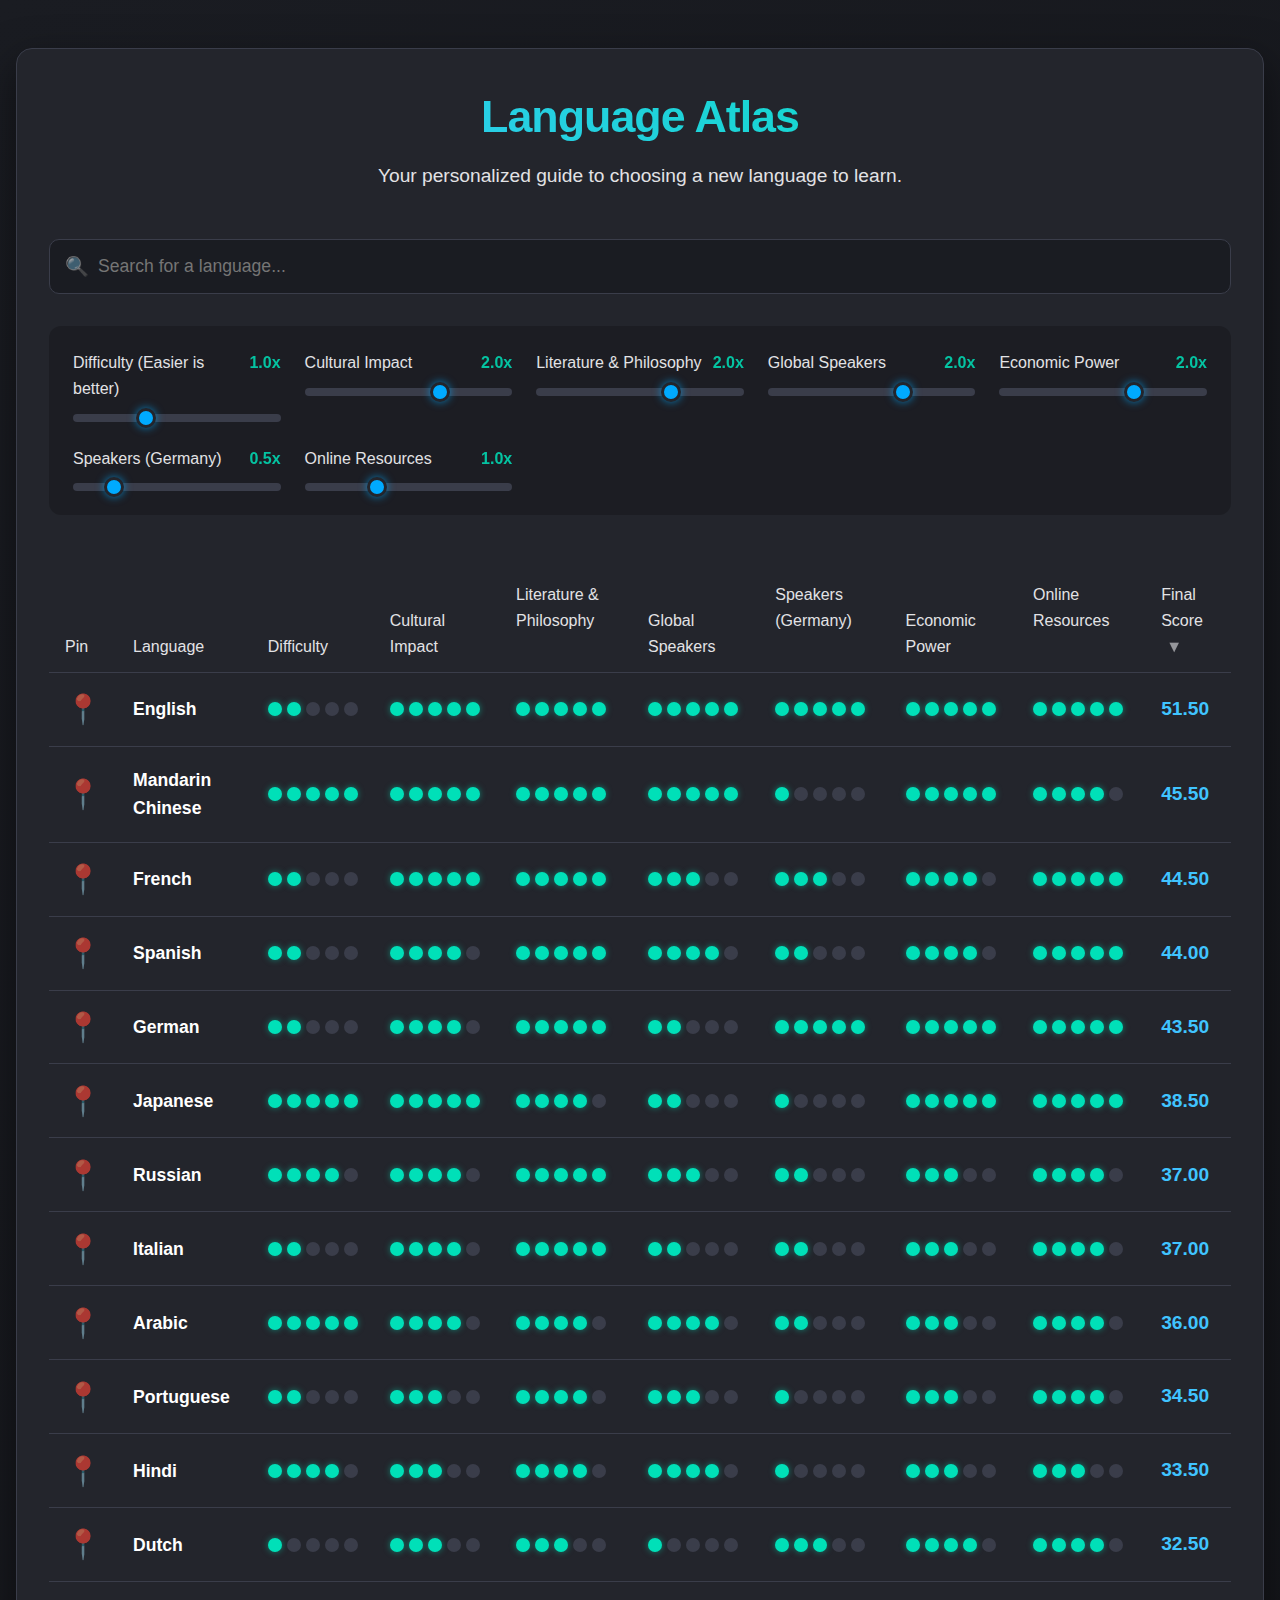
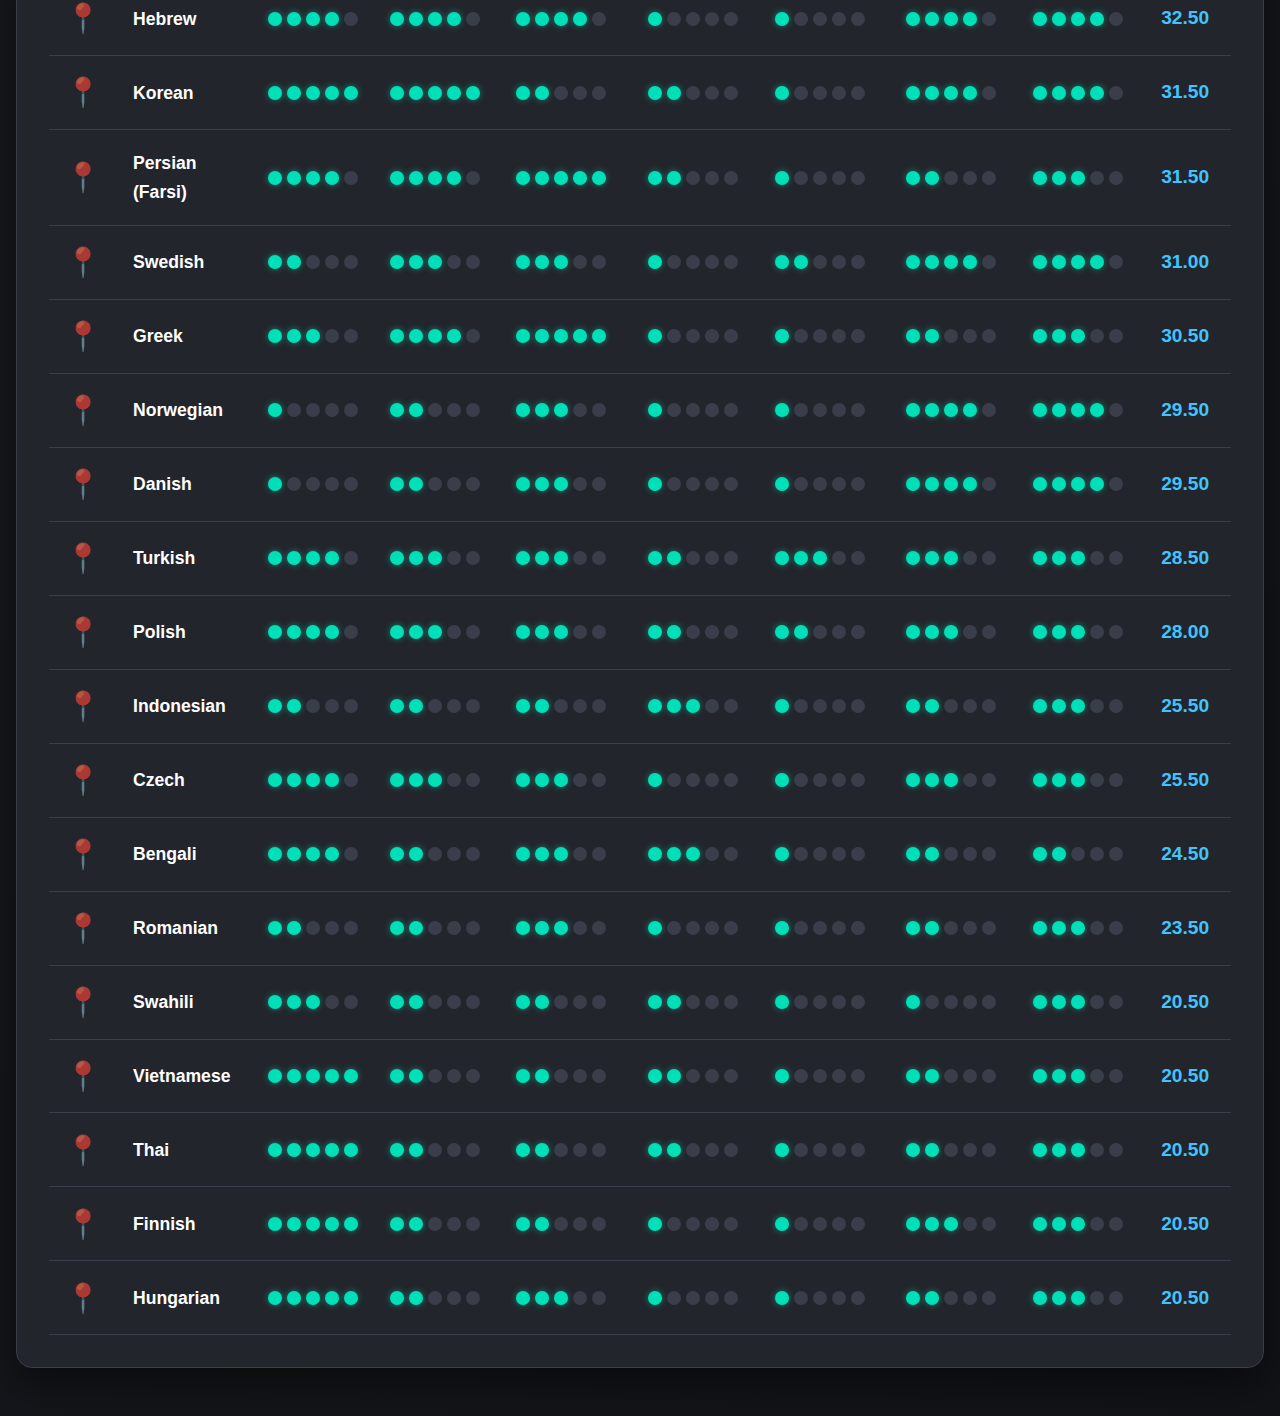
<file: index.html>
<!DOCTYPE html>
<html lang="en">
<head>
    <meta charset="UTF-8">
    <meta name="viewport" content="width=device-width, initial-scale=1.0">
    <title>Language Atlas | Choose Your Next Language</title>
    <style>
        :root {
            --background-start: #1a1c22;
            --background-end: #121317;
            --surface-color: #23252c;
            /* New color palette: Electric Blue & Mint */
            --primary-color: #00aaff;
            --primary-variant-color: #40c4ff;
            --secondary-color: #00e0b8;
            --on-background-color: #e2e2e5;
            --on-surface-color: #ffffff;
            --border-color: #3a3d4a;
            --pinned-glow: 0 0 12px rgba(0, 224, 184, 0.6);
        }

        @import url('https://fonts.googleapis.com/css2?family=Inter:wght@400;500;700&display=swap');

        * {
            box-sizing: border-box;
            margin: 0;
            padding: 0;
        }

        html {
            scroll-behavior: smooth;
        }

        body {
            font-family: 'Inter', sans-serif;
            background: linear-gradient(135deg, var(--background-start), var(--background-end));
            color: var(--on-background-color);
            line-height: 1.6;
            padding: 1rem;
        }

        .container {
            max-width: 1400px;
            margin: 2rem auto;
            padding: 2rem;
            background-color: var(--surface-color);
            border-radius: 16px;
            border: 1px solid var(--border-color);
            box-shadow: 0 15px 40px rgba(0, 0, 0, 0.5);
            transition: all 0.3s ease;
        }

        header {
            text-align: center;
            margin-bottom: 3rem;
        }

        header h1 {
            font-size: 2.8rem;
            color: var(--on-surface-color);
            font-weight: 700;
            letter-spacing: -1px;
            background: -webkit-linear-gradient(45deg, var(--primary-variant-color), var(--secondary-color));
            -webkit-background-clip: text;
            -webkit-text-fill-color: transparent;
        }

        header p {
            font-size: 1.2rem;
            color: var(--on-background-color);
            margin-top: 0.5rem;
        }
        
        .controls {
            display: grid;
            grid-template-columns: 1fr;
            gap: 2rem;
            margin-bottom: 3rem;
        }

        .search-container {
             position: relative;
        }

        #searchInput {
            width: 100%;
            padding: 1rem 1.2rem 1rem 3rem;
            background-color: var(--background-start);
            border: 1px solid var(--border-color);
            border-radius: 10px;
            color: var(--on-surface-color);
            font-size: 1.1rem;
            transition: all 0.3s ease;
        }

        #searchInput:focus {
            outline: none;
            border-color: var(--primary-color);
            box-shadow: 0 0 10px rgba(0, 170, 255, 0.5);
        }

        .search-container::before {
            content: '🔍';
            position: absolute;
            left: 1rem;
            top: 50%;
            transform: translateY(-50%);
            opacity: 0.6;
            font-size: 1.2rem;
        }


        .weights {
            display: grid;
            grid-template-columns: repeat(auto-fit, minmax(200px, 1fr));
            gap: 1.5rem;
            background-color: rgba(0,0,0,0.2);
            padding: 1.5rem;
            border-radius: 12px;
        }

        .weight-control {
            display: flex;
            flex-direction: column;
        }

        .weight-control label {
            margin-bottom: 0.75rem;
            font-weight: 500;
            display: flex;
            justify-content: space-between;
        }
        
        /* Reduced contrast for the multiplier text */
        .weight-control span {
            color: var(--secondary-color);
            font-weight: 700;
            opacity: 0.85; 
        }

        input[type="range"] {
            -webkit-appearance: none;
            appearance: none;
            width: 100%;
            height: 8px;
            background: var(--border-color);
            border-radius: 5px;
            outline: none;
            transition: background 0.3s ease;
        }

        input[type="range"]::-webkit-slider-thumb {
            -webkit-appearance: none;
            appearance: none;
            width: 20px;
            height: 20px;
            background: var(--primary-color);
            cursor: pointer;
            border-radius: 50%;
            border: 3px solid var(--surface-color);
            box-shadow: 0 0 8px rgba(0, 170, 255, 0.7);
            transition: transform 0.2s ease;
        }
        input[type="range"]::-webkit-slider-thumb:hover {
            transform: scale(1.1);
        }
        
        input[type="range"]::-moz-range-thumb {
            width: 20px;
            height: 20px;
            background: var(--primary-color);
            cursor: pointer;
            border-radius: 50%;
            border: 3px solid var(--surface-color);
            box-shadow: 0 0 8px rgba(0, 170, 255, 0.7);
        }
        
        /* Removed the ugly horizontal scrollbar */
        .table-container {
            overflow-x: hidden;
        }

        table {
            width: 100%;
            border-collapse: collapse;
        }

        th, td {
            padding: 1.2rem 1rem;
            text-align: left;
            border-bottom: 1px solid var(--border-color);
        }
        
        th {
            cursor: pointer;
            user-select: none;
            position: sticky;
            top: 0;
            background-color: var(--surface-color);
            font-weight: 500;
            /* Fix for header alignment */
            vertical-align: bottom;
            padding-bottom: 0.8rem;
        }

        th .sort-indicator {
            display: inline-block;
            margin-left: 5px;
            opacity: 0.6;
            transition: opacity 0.2s;
            width: 1em; /* Reserve space */
        }
        
        th:hover .sort-indicator {
            opacity: 1;
        }

        .score-dots {
            display: flex;
            gap: 5px;
            align-items: center;
        }

        .dot {
            width: 14px;
            height: 14px;
            border-radius: 50%;
            background-color: var(--border-color);
            transition: all 0.3s cubic-bezier(0.175, 0.885, 0.32, 1.275);
        }

        .dot.filled {
            background-color: var(--secondary-color);
            box-shadow: 0 0 6px rgba(0, 224, 184, 0.5);
        }
        
        .language-name {
            font-weight: 700;
            font-size: 1.1rem;
            color: var(--on-surface-color);
            min-width: 140px;
        }

        .final-score {
            font-weight: 700;
            font-size: 1.2rem;
            color: var(--primary-variant-color);
        }

        .pin-btn {
            background: none;
            border: none;
            cursor: pointer;
            font-size: 1.8rem;
            opacity: 0.65; /* Increased default opacity */
            transition: all 0.3s ease;
            transform-origin: center;
        }

        .pin-btn:hover {
            opacity: 1;
            transform: scale(1.2);
        }
        
        tr.pinned {
            background-color: rgba(0, 224, 184, 0.07);
            box-shadow: var(--pinned-glow);
            border-left: 3px solid var(--secondary-color);
        }

        tr.pinned .pin-btn {
            opacity: 1;
            color: var(--secondary-color);
        }

        tbody tr {
            transition: background-color 0.3s ease, transform 0.2s ease;
        }

        tbody tr:hover {
            background-color: rgba(255, 255, 255, 0.03);
            transform: scale(1.01);
        }
        
        /* --- Responsive Mobile View --- */
        /* Triggering card view earlier to prevent horizontal scroll */
        @media (max-width: 1024px) {
            body { padding: 0.5rem; }
            .container { padding: 1rem; margin: 0.5rem auto; }
            header h1 { font-size: 2.2rem; }
            header p { font-size: 1rem; }
            
            table {
                border: 0;
            }
            
            table thead {
                display: none;
            }
            
            table tr {
                display: block;
                margin-bottom: 1rem;
                border-radius: 12px;
                border: 1px solid var(--border-color);
                background-color: var(--background-start);
            }
            tr.pinned {
                border-left: none; /* remove side border on card view */
                border-top: 3px solid var(--secondary-color);
            }
            
            table td {
                display: flex;
                justify-content: space-between;
                align-items: center;
                padding: 0.8rem 1rem;
                text-align: right;
                border-bottom: 1px solid var(--border-color);
            }
            
            table td:last-child {
                border-bottom: 0;
            }
            
            table td::before {
                content: attr(data-label);
                font-weight: 500;
                text-align: left;
                margin-right: 1rem;
                color: var(--on-background-color);
            }
            
            .language-name-cell {
                justify-content: center;
                background-color: rgba(0,0,0,0.3);
                border-radius: 11px 11px 0 0;
                padding: 1rem;
            }
            
            .language-name-cell::before {
                display: none; /* Hide data label for header cell */
            }
        }
        
    </style>
</head>
<body>

    <div class="container">
        <header>
            <h1>Language Atlas</h1>
            <p>Your personalized guide to choosing a new language to learn.</p>
        </header>

        <div class="controls">
             <div class="search-container">
                <input type="text" id="searchInput" placeholder="Search for a language...">
            </div>
            <div class="weights" id="weightsContainer">
                <!-- Weight sliders will be dynamically inserted here -->
            </div>
        </div>

        <div class="table-container">
            <table id="languageTable">
                <thead>
                    <tr>
                        <th>Pin</th>
                        <th data-sort="name">Language <span class="sort-indicator"></span></th>
                        <th data-sort="difficulty">Difficulty <span class="sort-indicator"></span></th>
                        <th data-sort="culturalSignificance">Cultural Impact <span class="sort-indicator"></span></th>
                        <th data-sort="literature">Literature & Philosophy <span class="sort-indicator"></span></th>
                        <th data-sort="globalSpeakers">Global Speakers <span class="sort-indicator"></span></th>
                        <th data-sort="germanSpeakers">Speakers (Germany) <span class="sort-indicator"></span></th>
                        <th data-sort="economicOutput">Economic Power <span class="sort-indicator"></span></th>
                        <th data-sort="onlineResources">Online Resources <span class="sort-indicator"></span></th>
                        <th data-sort="score">Final Score <span class="sort-indicator"></span></th>
                    </tr>
                </thead>
                <tbody id="tableBody">
                    <!-- Language rows will be dynamically inserted here -->
                </tbody>
            </table>
        </div>
    </div>

    <script>
        document.addEventListener('DOMContentLoaded', () => {
            // --- DATA (with adjusted cultural scores) ---
            const languages = [
                { name: 'English', difficulty: 2, culturalSignificance: 5, literature: 5, globalSpeakers: 5, germanSpeakers: 5, economicOutput: 5, onlineResources: 5 },
                { name: 'Mandarin Chinese', difficulty: 5, culturalSignificance: 5, literature: 5, globalSpeakers: 5, germanSpeakers: 1, economicOutput: 5, onlineResources: 4 },
                { name: 'Japanese', difficulty: 5, culturalSignificance: 5, literature: 4, globalSpeakers: 2, germanSpeakers: 1, economicOutput: 5, onlineResources: 5 },
                { name: 'Spanish', difficulty: 2, culturalSignificance: 4, literature: 5, globalSpeakers: 4, germanSpeakers: 2, economicOutput: 4, onlineResources: 5 },
                { name: 'French', difficulty: 2, culturalSignificance: 5, literature: 5, globalSpeakers: 3, germanSpeakers: 3, economicOutput: 4, onlineResources: 5 },
                { name: 'German', difficulty: 2, culturalSignificance: 4, literature: 5, globalSpeakers: 2, germanSpeakers: 5, economicOutput: 5, onlineResources: 5 },
                { name: 'Korean', difficulty: 5, culturalSignificance: 5, literature: 2, globalSpeakers: 2, germanSpeakers: 1, economicOutput: 4, onlineResources: 4 },
                { name: 'Arabic', difficulty: 5, culturalSignificance: 4, literature: 4, globalSpeakers: 4, germanSpeakers: 2, economicOutput: 3, onlineResources: 4 },
                { name: 'Russian', difficulty: 4, culturalSignificance: 4, literature: 5, globalSpeakers: 3, germanSpeakers: 2, economicOutput: 3, onlineResources: 4 },
                { name: 'Hindi', difficulty: 4, culturalSignificance: 3, literature: 4, globalSpeakers: 4, germanSpeakers: 1, economicOutput: 3, onlineResources: 3 },
                { name: 'Italian', difficulty: 2, culturalSignificance: 4, literature: 5, globalSpeakers: 2, germanSpeakers: 2, economicOutput: 3, onlineResources: 4 },
                { name: 'Portuguese', difficulty: 2, culturalSignificance: 3, literature: 4, globalSpeakers: 3, germanSpeakers: 1, economicOutput: 3, onlineResources: 4 },
                { name: 'Persian (Farsi)', difficulty: 4, culturalSignificance: 4, literature: 5, globalSpeakers: 2, germanSpeakers: 1, economicOutput: 2, onlineResources: 3 },
                { name: 'Greek', difficulty: 3, culturalSignificance: 4, literature: 5, globalSpeakers: 1, germanSpeakers: 1, economicOutput: 2, onlineResources: 3 },
                { name: 'Bengali', difficulty: 4, culturalSignificance: 2, literature: 3, globalSpeakers: 3, germanSpeakers: 1, economicOutput: 2, onlineResources: 2 },
                { name: 'Dutch', difficulty: 1, culturalSignificance: 3, literature: 3, globalSpeakers: 1, germanSpeakers: 3, economicOutput: 4, onlineResources: 4 },
                { name: 'Turkish', difficulty: 4, culturalSignificance: 3, literature: 3, globalSpeakers: 2, germanSpeakers: 3, economicOutput: 3, onlineResources: 3 },
                { name: 'Hebrew', difficulty: 4, culturalSignificance: 4, literature: 4, globalSpeakers: 1, germanSpeakers: 1, economicOutput: 4, onlineResources: 4 },
                { name: 'Swedish', difficulty: 2, culturalSignificance: 3, literature: 3, globalSpeakers: 1, germanSpeakers: 2, economicOutput: 4, onlineResources: 4 },
                { name: 'Polish', difficulty: 4, culturalSignificance: 3, literature: 3, globalSpeakers: 2, germanSpeakers: 2, economicOutput: 3, onlineResources: 3 },
                { name: 'Indonesian', difficulty: 2, culturalSignificance: 2, literature: 2, globalSpeakers: 3, germanSpeakers: 1, economicOutput: 2, onlineResources: 3 },
                { name: 'Swahili', difficulty: 3, culturalSignificance: 2, literature: 2, globalSpeakers: 2, germanSpeakers: 1, economicOutput: 1, onlineResources: 3 },
                { name: 'Vietnamese', difficulty: 5, culturalSignificance: 2, literature: 2, globalSpeakers: 2, germanSpeakers: 1, economicOutput: 2, onlineResources: 3 },
                { name: 'Norwegian', difficulty: 1, culturalSignificance: 2, literature: 3, globalSpeakers: 1, germanSpeakers: 1, economicOutput: 4, onlineResources: 4 },
                { name: 'Thai', difficulty: 5, culturalSignificance: 2, literature: 2, globalSpeakers: 2, germanSpeakers: 1, economicOutput: 2, onlineResources: 3 },
                { name: 'Danish', difficulty: 1, culturalSignificance: 2, literature: 3, globalSpeakers: 1, germanSpeakers: 1, economicOutput: 4, onlineResources: 4 },
                { name: 'Czech', difficulty: 4, culturalSignificance: 3, literature: 3, globalSpeakers: 1, germanSpeakers: 1, economicOutput: 3, onlineResources: 3 },
                { name: 'Finnish', difficulty: 5, culturalSignificance: 2, literature: 2, globalSpeakers: 1, germanSpeakers: 1, economicOutput: 3, onlineResources: 3 },
                { name: 'Romanian', difficulty: 2, culturalSignificance: 2, literature: 3, globalSpeakers: 1, germanSpeakers: 1, economicOutput: 2, onlineResources: 3 },
                { name: 'Hungarian', difficulty: 5, culturalSignificance: 2, literature: 3, globalSpeakers: 1, germanSpeakers: 1, economicOutput: 2, onlineResources: 3 },
            ];

            // Default weights updated
            const categories = {
                difficulty: { label: 'Difficulty (Easier is better)', default: 1, invert: true },
                culturalSignificance: { label: 'Cultural Impact', default: 2, invert: false },
                literature: { label: 'Literature & Philosophy', default: 2, invert: false },
                globalSpeakers: { label: 'Global Speakers', default: 2, invert: false },
                economicOutput: { label: 'Economic Power', default: 2, invert: false },
                germanSpeakers: { label: 'Speakers (Germany)', default: 0.5, invert: false },
                onlineResources: { label: 'Online Resources', default: 1, invert: false }
            };

            // --- STATE MANAGEMENT ---
            let state = {
                weights: {},
                pinned: [],
                searchTerm: '',
                sort: {
                    column: 'score',
                    direction: 'desc'
                }
            };

            const loadState = () => {
                try {
                    const savedWeights = localStorage.getItem('languageWeights_v3');
                    if (savedWeights) {
                        state.weights = JSON.parse(savedWeights);
                        for (const key in categories) {
                            if (state.weights[key] === undefined) {
                                state.weights[key] = categories[key].default;
                            }
                        }
                    } else {
                        throw new Error("No saved weights");
                    }
                } catch (e) {
                     for (const key in categories) {
                        state.weights[key] = categories[key].default;
                    }
                }

                try {
                    const savedPinned = localStorage.getItem('pinnedLanguages_v3');
                    if (savedPinned) {
                        state.pinned = JSON.parse(savedPinned);
                    }
                } catch (e) {
                    state.pinned = [];
                }
            };

            const saveWeights = () => localStorage.setItem('languageWeights_v3', JSON.stringify(state.weights));
            const savePinned = () => localStorage.setItem('pinnedLanguages_v3', JSON.stringify(state.pinned));

            // --- CORE LOGIC ---
            const calculateScore = (language) => {
                let score = 0;
                for (const key in categories) {
                    if(!language[key]) continue; // Skip if a category is removed from a language
                    const value = language[key];
                    const weight = state.weights[key];
                    const effectiveValue = categories[key].invert ? (6 - value) : value;
                    score += effectiveValue * weight;
                }
                language.score = score;
                return score;
            };
            
            const sortLanguages = (languagesToSort) => {
                const { column, direction } = state.sort;
                languagesToSort.sort((a, b) => {
                    let valA = a[column];
                    let valB = b[column];
                    
                    if(typeof valA === 'string') {
                        valA = valA.toLowerCase();
                        valB = valB.toLowerCase();
                    }

                    if (valA < valB) return direction === 'asc' ? -1 : 1;
                    if (valA > valB) return direction === 'asc' ? 1 : -1;
                    return 0;
                });
            };

            // --- DOM MANIPULATION / RENDERING ---
            const renderWeights = () => {
                const container = document.getElementById('weightsContainer');
                container.innerHTML = '';
                for (const key in categories) {
                    const { label } = categories[key];
                    const value = state.weights[key];
                    const control = document.createElement('div');
                    control.className = 'weight-control';
                    control.innerHTML = `
                        <label for="${key}Slider">${label} <span id="${key}Value">${Number(value).toFixed(1)}x</span></label>
                        <input type="range" id="${key}Slider" data-key="${key}" min="0" max="3" step="0.1" value="${value}">
                    `;
                    container.appendChild(control);
                }
            };

            const renderTable = () => {
                const tableBody = document.getElementById('tableBody');
                
                let processedLanguages = languages.filter(lang =>
                    lang.name.toLowerCase().includes(state.searchTerm.toLowerCase())
                );
                
                processedLanguages.forEach(calculateScore);
                
                const pinnedLangs = processedLanguages.filter(lang => state.pinned.includes(lang.name));
                const unpinnedLangs = processedLanguages.filter(lang => !state.pinned.includes(lang.name));

                sortLanguages(pinnedLangs);
                sortLanguages(unpinnedLangs);

                const allLangs = [...pinnedLangs, ...unpinnedLangs];
                tableBody.innerHTML = allLangs.map(lang => createRow(lang)).join('');
            };
            
            const createScoreDots = (score) => {
                let dots = '';
                for (let i = 1; i <= 5; i++) {
                    dots += `<div class="dot ${i <= score ? 'filled' : ''}"></div>`;
                }
                return `<div class="score-dots">${dots}</div>`;
            };

            const createRow = (lang) => {
                const isPinned = state.pinned.includes(lang.name);
                return `
                    <tr class="${isPinned ? 'pinned' : ''}" data-lang-name="${lang.name}">
                        <td data-label="Pin"><button class="pin-btn" title="Pin language">${isPinned ? '📌' : '📍'}</button></td>
                        <td data-label="Language" class="language-name-cell"><span class="language-name">${lang.name}</span></td>
                        <td data-label="Difficulty">${createScoreDots(lang.difficulty)}</td>
                        <td data-label="Cultural Impact">${createScoreDots(lang.culturalSignificance)}</td>
                        <td data-label="Literature & Philosophy">${createScoreDots(lang.literature)}</td>
                        <td data-label="Global Speakers">${createScoreDots(lang.globalSpeakers)}</td>
                        <td data-label="Speakers (Germany)">${createScoreDots(lang.germanSpeakers)}</td>
                        <td data-label="Economic Power">${createScoreDots(lang.economicOutput)}</td>
                        <td data-label="Online Resources">${createScoreDots(lang.onlineResources)}</td>
                        <td data-label="Final Score"><span class="final-score">${lang.score.toFixed(2)}</span></td>
                    </tr>
                `;
            };
            
            const updateSortIndicators = () => {
                document.querySelectorAll('#languageTable th').forEach(th => {
                    const indicator = th.querySelector('.sort-indicator');
                    if (indicator) {
                        if (th.dataset.sort === state.sort.column) {
                            indicator.textContent = state.sort.direction === 'asc' ? '▲' : '▼';
                        } else {
                            indicator.textContent = '';
                        }
                    }
                });
            };

            // --- EVENT LISTENERS ---
            const setupEventListeners = () => {
                const weightsContainer = document.getElementById('weightsContainer');
                weightsContainer.addEventListener('input', (e) => {
                    if (e.target.type === 'range') {
                        const key = e.target.dataset.key;
                        const value = parseFloat(e.target.value);
                        state.weights[key] = value;
                        document.getElementById(`${key}Value`).textContent = `${value.toFixed(1)}x`;
                        saveWeights();
                        renderTable();
                        updateSortIndicators();
                    }
                });
                
                const searchInput = document.getElementById('searchInput');
                searchInput.addEventListener('input', (e) => {
                    state.searchTerm = e.target.value;
                    renderTable();
                    updateSortIndicators();
                });

                const tableBody = document.getElementById('tableBody');
                tableBody.addEventListener('click', (e) => {
                    if (e.target.classList.contains('pin-btn')) {
                        const row = e.target.closest('tr');
                        const langName = row.dataset.langName;
                        if (state.pinned.includes(langName)) {
                            state.pinned = state.pinned.filter(name => name !== langName);
                        } else {
                            state.pinned.push(langName);
                        }
                        savePinned();
                        renderTable();
                        updateSortIndicators();
                    }
                });
                
                const tableHeader = document.querySelector('#languageTable thead');
                tableHeader.addEventListener('click', (e) => {
                    const header = e.target.closest('th');
                    if(header && header.dataset.sort) {
                        const column = header.dataset.sort;
                        if(state.sort.column === column) {
                            state.sort.direction = state.sort.direction === 'asc' ? 'desc' : 'asc';
                        } else {
                            state.sort.column = column;
                            state.sort.direction = 'desc';
                        }
                        renderTable();
                        updateSortIndicators();
                    }
                });
            };

            // --- INITIALIZATION ---
            const init = () => {
                loadState();
                renderWeights();
                setupEventListeners();
                renderTable();
                updateSortIndicators();
            };

            init();
        });
    </script>
</body>
</html>
</file>
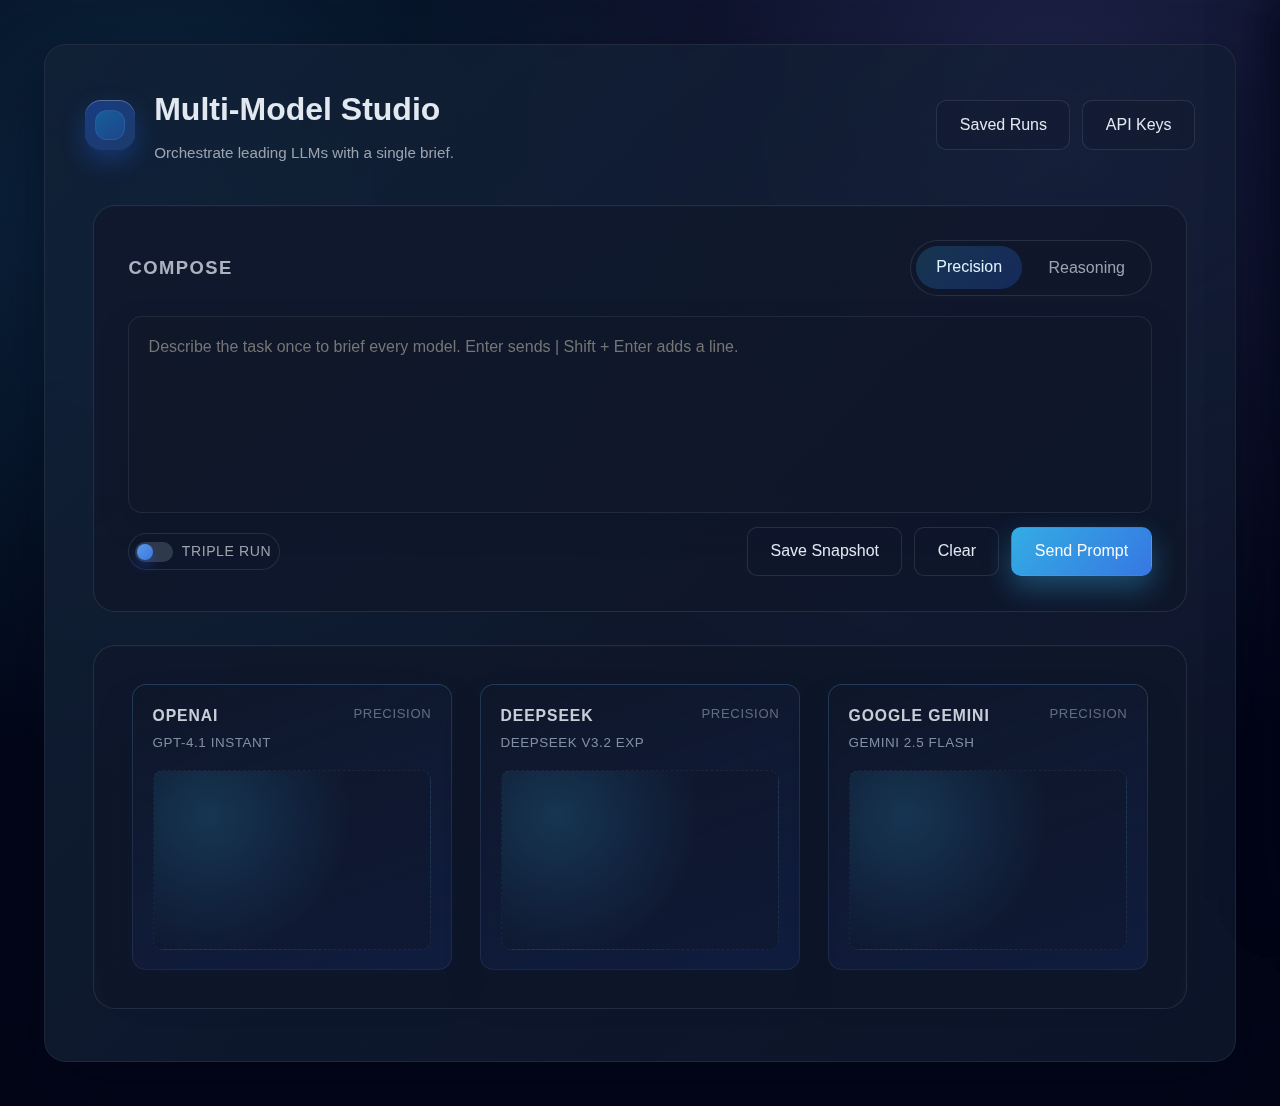
<file: chat/index.html>
<!DOCTYPE html>
<html lang="en">
<head>
  <meta charset="UTF-8">
  <meta name="viewport" content="width=device-width, initial-scale=1.0">
  <title>Multi-Model LLM Console</title>
  <link rel="stylesheet" href="styles.css">
</head>
<body>
  <div class="app-shell">
    <header class="app-header">
      <div class="brand">
        <div class="brand-mark" aria-hidden="true"></div>
        <div class="brand-copy">
          <h1>Multi-Model Studio</h1>
          <p class="tagline">Orchestrate leading LLMs with a single brief.</p>
        </div>
      </div>
      <div class="header-actions">
        <button id="historyToggle" class="ghost-btn" type="button">Saved Runs</button>
        <button id="settingsToggle" class="ghost-btn" type="button">API Keys</button>
      </div>
    </header>

    <main class="main-area">
      <section class="prompt-panel" aria-label="Prompt composer">
        <div class="prompt-header">
          <h2>Compose</h2>
          <div class="mode-switch" role="group" aria-label="Model mode">
            <button type="button" class="mode-pill active" data-mode="standard">Precision</button>
            <button type="button" class="mode-pill" data-mode="reasoning">Reasoning</button>
          </div>
        </div>
          <div class="prompt-input-wrap">
          <textarea id="promptInput" class="prompt-input" rows="6" placeholder="Describe the task once to brief every model. Enter sends | Shift + Enter adds a line." spellcheck="true"></textarea>
            <div class="input-actions">
              <div class="toggles">
                <label class="toggle">
                  <input type="checkbox" id="tripleRunToggle">
                  <span class="toggle-switch" aria-hidden="true"></span>
                  <span class="toggle-label">Triple run</span>
                </label>
              </div>
              <div class="primary-actions">
                <button id="saveConversation" class="ghost-btn" type="button">Save Snapshot</button>
                <button id="clearPrompt" class="ghost-btn" type="button">Clear</button>
              <button id="submitPrompt" class="primary-btn" type="button">Send Prompt</button>
            </div>
          </div>
        </div>
      </section>

      <section class="responses" aria-live="polite" aria-label="Model responses">
        <div id="responseGrid" class="response-grid"></div>
      </section>
    </main>
  </div>

  <aside id="historyPanel" class="side-panel" aria-hidden="true">
    <div class="panel-header">
      <h3>Saved Sessions</h3>
      <button class="ghost-btn small" id="closeHistory" type="button">Close</button>
    </div>
    <div id="historyList" class="panel-content"></div>
  </aside>

  <aside id="settingsPanel" class="side-panel" aria-hidden="true">
    <div class="panel-header">
      <h3>API Keys</h3>
      <button class="ghost-btn small" id="closeSettings" type="button">Close</button>
    </div>
    <form id="settingsForm" class="panel-content">
      <div class="field">
        <label for="openaiKey">OpenAI API Key</label>
        <input id="openaiKey" type="password" autocomplete="off" placeholder="sk-..." />
      </div>
      <div class="field">
        <label for="deepseekKey">DeepSeek API Key</label>
        <input id="deepseekKey" type="password" autocomplete="off" placeholder="ds-..." />
      </div>
      <div class="field">
        <label for="googleKey">Google API Key</label>
        <input id="googleKey" type="password" autocomplete="off" placeholder="AIza..." />
      </div>
      <p class="help-text">Keys are stored locally in this browser only.</p>
      <div class="panel-actions">
        <button class="ghost-btn" id="clearKeys" type="button">Clear</button>
        <button class="primary-btn" type="submit">Save</button>
      </div>
    </form>
  </aside>

  <div id="overlay" class="overlay" hidden></div>

  <script src="app.js" type="module"></script>
</body>
</html>
</file>
<file: chat/styles.css>
:root {
  color-scheme: dark;
  font-family: "Inter", "Segoe UI", Arial, sans-serif;
  line-height: 1.56;
  font-weight: 400;
  background-color: #020617;
  color: #e2e8f0;
  --bg-depth: rgba(15, 23, 42, 0.65);
  --bg-elevated: rgba(14, 23, 42, 0.82);
  --bg-glass: rgba(30, 64, 175, 0.12);
  --border: rgba(148, 163, 184, 0.2);
  --text-muted: #9ca3af;
  --accent: #38bdf8;
  --accent-strong: #2563eb;
  --radius-lg: 22px;
  --radius-md: 14px;
  --radius-sm: 10px;
  --shadow: 0 30px 60px rgba(2, 6, 23, 0.55);
  --transition: 220ms ease;
}

*,
*::before,
*::after {
  box-sizing: border-box;
}

body {
  margin: 0;
  min-height: 100vh;
  background:
    radial-gradient(circle at 12% 18%, rgba(56, 189, 248, 0.18), transparent 40%),
    radial-gradient(circle at 82% 10%, rgba(129, 140, 248, 0.22), transparent 45%),
    #020617;
  display: flex;
  justify-content: center;
  padding: clamp(1.25rem, 4vw, 2.75rem);
}

.app-shell {
  max-width: 1480px;
  width: 100%;
  background: linear-gradient(145deg, rgba(15, 23, 42, 0.86) 0%, rgba(15, 23, 42, 0.6) 100%);
  backdrop-filter: blur(28px);
  border: 1px solid rgba(148, 163, 184, 0.15);
  border-radius: var(--radius-lg);
  box-shadow: var(--shadow);
  display: flex;
  flex-direction: column;
  overflow: hidden;
  position: relative;
}

.app-shell::before {
  content: "";
  position: absolute;
  inset: 0;
  background: linear-gradient(120deg, rgba(56, 189, 248, 0.12), rgba(129, 140, 248, 0.08));
  opacity: 0.4;
  pointer-events: none;
}

.app-header {
  position: relative;
  padding: clamp(1.5rem, 4vw, 2.5rem);
  display: flex;
  align-items: center;
  justify-content: space-between;
  gap: 1.5rem;
  z-index: 1;
}

.brand {
  display: flex;
  align-items: center;
  gap: 1.2rem;
}

.brand-mark {
  width: 50px;
  height: 50px;
  border-radius: 16px;
  background: linear-gradient(145deg, rgba(37, 99, 235, 0.42), rgba(59, 130, 246, 0.28));
  position: relative;
  box-shadow: inset 0 1px 0 rgba(255, 255, 255, 0.25), 0 10px 24px rgba(37, 99, 235, 0.32);
}

.brand-mark::after {
  content: "";
  position: absolute;
  inset: 10px;
  border-radius: 12px;
  border: 1px solid rgba(63, 116, 190, 0.35);
  background: linear-gradient(145deg, rgba(22, 144, 197, 0.4), rgba(38, 105, 212, 0.25));
  filter: blur(0.2px);
}

.brand-copy h1 {
  margin: 0;
  font-size: clamp(1.5rem, 3vw, 2rem);
  font-weight: 600;
}

.tagline {
  margin: 0.4rem 0 0;
  color: var(--text-muted);
  font-size: 0.95rem;
}

.header-actions {
  display: flex;
  gap: 0.75rem;
}

.main-area {
  position: relative;
  padding: 0 clamp(1.5rem, 4vw, 3rem) clamp(2rem, 4vw, 3.5rem);
  display: grid;
  gap: clamp(1.2rem, 2.6vw, 2.2rem);
  z-index: 1;
}

.prompt-panel {
  background: rgba(15, 23, 42, 0.78);
  border-radius: var(--radius-lg);
  border: 1px solid rgba(148, 163, 184, 0.16);
  padding: clamp(1.4rem, 3vw, 2.15rem);
  display: grid;
  gap: 1.25rem;
  box-shadow: inset 0 1px 0 rgba(255, 255, 255, 0.02);
}

.prompt-header {
  display: flex;
  justify-content: space-between;
  align-items: center;
  gap: 1rem;
}

.prompt-header h2 {
  margin: 0;
  font-size: 1.15rem;
  letter-spacing: 0.08em;
  text-transform: uppercase;
  color: rgba(226, 232, 240, 0.75);
}

.mode-switch {
  background: rgba(15, 23, 42, 0.6);
  border-radius: 999px;
  padding: 0.35rem;
  border: 1px solid rgba(148, 163, 184, 0.18);
  display: inline-flex;
  gap: 0.4rem;
}

.mode-pill {
  border: none;
  background: transparent;
  color: var(--text-muted);
  padding: 0.55rem 1.25rem;
  border-radius: 999px;
  font: inherit;
  cursor: pointer;
  transition: background var(--transition), color var(--transition), transform var(--transition);
}

.mode-pill.active {
  background: linear-gradient(135deg, rgba(56, 189, 248, 0.18), rgba(37, 99, 235, 0.26));
  color: #e0f2fe;
  transform: translateY(-1px);
}

.mode-pill:hover {
  color: #e2e8f0;
}

.prompt-input-wrap {
  display: grid;
  gap: 0.85rem;
}

.prompt-input {
  width: 100%;
  resize: none;
  min-height: 140px;
  border-radius: var(--radius-md);
  border: 1px solid rgba(148, 163, 184, 0.14);
  padding: 1rem 1.2rem;
  background: rgba(15, 23, 42, 0.65);
  color: inherit;
  font: inherit;
  font-size: 1rem;
  line-height: 1.7;
  transition: border-color var(--transition), background var(--transition), box-shadow var(--transition);
  box-shadow: 0 12px 28px rgba(15, 23, 42, 0.32);
}

.prompt-input:focus {
  outline: none;
  border-color: rgba(56, 189, 248, 0.65);
  background: rgba(15, 23, 42, 0.85);
  box-shadow: 0 22px 38px rgba(37, 99, 235, 0.22);
}

.input-actions {
  display: flex;
  flex-wrap: wrap;
  align-items: center;
  justify-content: space-between;
  gap: 1rem;
}

.toggles {
  display: flex;
  align-items: center;
  gap: 1rem;
}

.toggle {
  position: relative;
  display: inline-flex;
  align-items: center;
  gap: 0.55rem;
  color: var(--text-muted);
  cursor: pointer;
  padding: 0.4rem 0.5rem 0.4rem 0.35rem;
  border-radius: 999px;
  background: rgba(15, 23, 42, 0.45);
  border: 1px solid rgba(148, 163, 184, 0.18);
  transition: border-color var(--transition), color var(--transition), background var(--transition);
}

.toggle:hover {
  border-color: rgba(56, 189, 248, 0.3);
  color: #e2e8f0;
}

.toggle input {
  position: absolute;
  opacity: 0;
  pointer-events: none;
}

.toggle-switch {
  width: 38px;
  height: 20px;
  border-radius: 999px;
  background: rgba(148, 163, 184, 0.25);
  position: relative;
  transition: background var(--transition);
}

.toggle-switch::after {
  content: "";
  position: absolute;
  top: 2px;
  left: 2px;
  width: 16px;
  height: 16px;
  border-radius: 50%;
  background: linear-gradient(135deg, rgba(96, 165, 250, 0.9), rgba(59, 130, 246, 0.85));
  box-shadow: 0 6px 12px rgba(37, 99, 235, 0.32);
  transition: transform var(--transition);
}

.toggle input:checked + .toggle-switch {
  background: rgba(56, 189, 248, 0.45);
}

.toggle input:checked + .toggle-switch::after {
  transform: translateX(18px);
}

.toggle-label {
  font-size: 0.88rem;
  letter-spacing: 0.04em;
  text-transform: uppercase;
}

.primary-actions {
  display: flex;
  align-items: center;
  gap: 0.75rem;
}

.primary-btn,
.ghost-btn {
  border-radius: var(--radius-sm);
  font: inherit;
  padding: 0.7rem 1.4rem;
  cursor: pointer;
  border: 1px solid transparent;
  transition: transform var(--transition), border-color var(--transition), background var(--transition), box-shadow var(--transition);
}

.primary-btn {
  background: linear-gradient(130deg, rgba(56, 189, 248, 0.9), rgba(59, 130, 246, 0.9));
  color: #f8fafc;
  box-shadow: 0 12px 28px rgba(56, 189, 248, 0.32);
}

.primary-btn:hover:not(:disabled) {
  transform: translateY(-2px);
  box-shadow: 0 18px 32px rgba(59, 130, 246, 0.38);
}

.primary-btn:disabled {
  opacity: 0.65;
  cursor: progress;
}

.ghost-btn {
  background: rgba(15, 23, 42, 0.35);
  border: 1px solid rgba(148, 163, 184, 0.18);
  color: inherit;
}

.ghost-btn.small {
  padding: 0.45rem 0.9rem;
  font-size: 0.85rem;
}

.ghost-btn:hover {
  transform: translateY(-1px);
  border-color: rgba(56, 189, 248, 0.42);
}

.status-message {
  font-size: 0.92rem;
  color: var(--text-muted);
  min-height: 1em;
}

.responses {
  background: rgba(15, 23, 42, 0.78);
  border-radius: var(--radius-lg);
  border: 1px solid rgba(148, 163, 184, 0.16);
  padding: clamp(1.6rem, 3vw, 2.5rem);
  display: flex;
  flex-direction: column;
  gap: 1.5rem;
  box-shadow: inset 0 1px 0 rgba(255, 255, 255, 0.02);
}

.response-grid {
  display: grid;
  grid-template-columns: repeat(3, minmax(0, 1fr));
  gap: clamp(1.25rem, 2.8vw, 1.8rem);
  min-height: 260px;
}

.model-column {
  position: relative;
  background: linear-gradient(160deg, rgba(15, 23, 42, 0.75), rgba(30, 64, 175, 0.16));
  border-radius: var(--radius-md);
  border: 1px solid rgba(148, 163, 184, 0.12);
  padding: 1.2rem;
  display: flex;
  flex-direction: column;
  gap: 1rem;
  min-width: 0;
  box-shadow: 0 22px 34px rgba(15, 23, 42, 0.28);
}

.model-column::after {
  content: "";
  position: absolute;
  inset: -1px;
  border-radius: inherit;
  border: 1px solid transparent;
  background: linear-gradient(180deg, rgba(56, 189, 248, 0.12), transparent 65%) border-box;
  mask: linear-gradient(#000, #000) padding-box, linear-gradient(#000, #000);
  mask-composite: exclude;
  pointer-events: none;
}

.model-header {
  display: flex;
  justify-content: space-between;
  align-items: flex-start;
  gap: 0.75rem;
}

.model-title {
  display: flex;
  flex-direction: column;
  gap: 0.25rem;
}

.model-lab {
  font-size: 0.98rem;
  font-weight: 600;
  letter-spacing: 0.06em;
  text-transform: uppercase;
  color: rgba(226, 232, 240, 0.88);
}

.model-name {
  font-size: 0.84rem;
  letter-spacing: 0.04em;
  text-transform: uppercase;
  color: rgba(148, 163, 184, 0.85);
}

.model-meta {
  align-self: flex-start;
  font-size: 0.82rem;
  letter-spacing: 0.05em;
  text-transform: uppercase;
  color: rgba(148, 163, 184, 0.6);
}

.model-responses {
  display: flex;
  flex-direction: column;
  gap: 0.9rem;
  overflow-y: auto;
  scrollbar-width: none;
}

.model-responses::-webkit-scrollbar {
  display: none;
}

.response-card,
.loading-card {
  background: rgba(15, 23, 42, 0.68);
  border-radius: var(--radius-sm);
  border: 1px solid rgba(148, 163, 184, 0.14);
  padding: 1rem;
  font-size: 0.97rem;
  line-height: 1.7;
  white-space: pre-wrap;
  word-break: break-word;
  backdrop-filter: blur(8px);
}

.response-card.secondary {
  background: rgba(56, 189, 248, 0.08);
  border-color: rgba(56, 189, 248, 0.18);
}

.loading-card {
  display: flex;
  align-items: center;
  gap: 0.85rem;
  color: var(--text-muted);
}

.loading-card::before {
  content: "";
  width: 18px;
  height: 18px;
  border-radius: 50%;
  border: 3px solid rgba(96, 165, 250, 0.3);
  border-top-color: var(--accent);
  animation: spin 1s linear infinite;
}

.error-card {
  border: 1px solid rgba(248, 113, 113, 0.35);
  background: rgba(248, 113, 113, 0.14);
  color: #fee2e2;
}

.response-void {
  flex: 1;
  min-height: 180px;
  border-radius: var(--radius-sm);
  background: radial-gradient(circle at 20% 25%, rgba(56, 189, 248, 0.18), transparent 55%), rgba(15, 23, 42, 0.45);
  border: 1px dashed rgba(148, 163, 184, 0.1);
}

.side-panel {
  position: fixed;
  top: 0;
  right: -420px;
  width: min(400px, 92vw);
  height: 100vh;
  background: rgba(11, 15, 30, 0.95);
  border-left: 1px solid rgba(148, 163, 184, 0.18);
  box-shadow: -24px 0 48px rgba(2, 6, 23, 0.55);
  padding: 2rem;
  display: flex;
  flex-direction: column;
  gap: 1.5rem;
  transition: right var(--transition);
  z-index: 20;
  backdrop-filter: blur(18px);
}

.side-panel.open {
  right: 0;
}

.panel-header {
  display: flex;
  justify-content: space-between;
  align-items: center;
}

.panel-header h3 {
  margin: 0;
  font-size: 1.05rem;
}

.panel-content {
  display: flex;
  flex-direction: column;
  gap: 1rem;
  overflow-y: auto;
  scrollbar-width: none;
}

.panel-content::-webkit-scrollbar {
  display: none;
}

.panel-content .field {
  display: flex;
  flex-direction: column;
  gap: 0.35rem;
}

.panel-content label {
  font-size: 0.9rem;
  color: var(--text-muted);
}

.panel-content input {
  padding: 0.65rem 0.85rem;
  border-radius: var(--radius-sm);
  border: 1px solid rgba(148, 163, 184, 0.25);
  background: rgba(15, 23, 42, 0.6);
  color: inherit;
  font: inherit;
}

.panel-actions {
  display: flex;
  justify-content: space-between;
  gap: 1rem;
}

.help-text {
  font-size: 0.83rem;
  color: var(--text-muted);
  margin: 0;
}

.history-item {
  background: rgba(15, 23, 42, 0.6);
  border-radius: var(--radius-sm);
  border: 1px solid rgba(148, 163, 184, 0.18);
  padding: 1rem;
  display: grid;
  gap: 0.6rem;
}

.history-item header {
  display: flex;
  justify-content: space-between;
  align-items: baseline;
  gap: 0.6rem;
}

.history-item time {
  font-size: 0.78rem;
  color: var(--text-muted);
}

.history-actions {
  display: flex;
  gap: 0.5rem;
}

.history-actions .danger {
  border-color: rgba(248, 113, 113, 0.45);
  color: #fecaca;
}

.history-actions .danger:hover {
  border-color: rgba(248, 113, 113, 0.7);
  color: #fee2e2;
}

.overlay {
  position: fixed;
  inset: 0;
  background: rgba(3, 7, 18, 0.58);
  z-index: 10;
  backdrop-filter: blur(6px);
}

@keyframes spin {
  from {
    transform: rotate(0deg);
  }
  to {
    transform: rotate(360deg);
  }
}

@media (max-width: 1200px) {
  .response-grid {
    grid-template-columns: repeat(2, minmax(0, 1fr));
  }
}

@media (max-width: 920px) {
  body {
    padding: 1.2rem;
  }

  .app-header {
    flex-direction: column;
    align-items: flex-start;
  }

  .header-actions {
    width: 100%;
    justify-content: flex-start;
  }

  .prompt-header {
    flex-direction: column;
    align-items: flex-start;
  }

  .input-actions {
    flex-direction: column;
    align-items: stretch;
  }

  .primary-actions {
    justify-content: flex-start;
    flex-wrap: wrap;
  }
}

@media (max-width: 720px) {
  .response-grid {
    grid-template-columns: 1fr;
  }

  .primary-actions {
    width: 100%;
  }

  .primary-actions button {
    flex: 1;
    text-align: center;
  }
}
</file>
